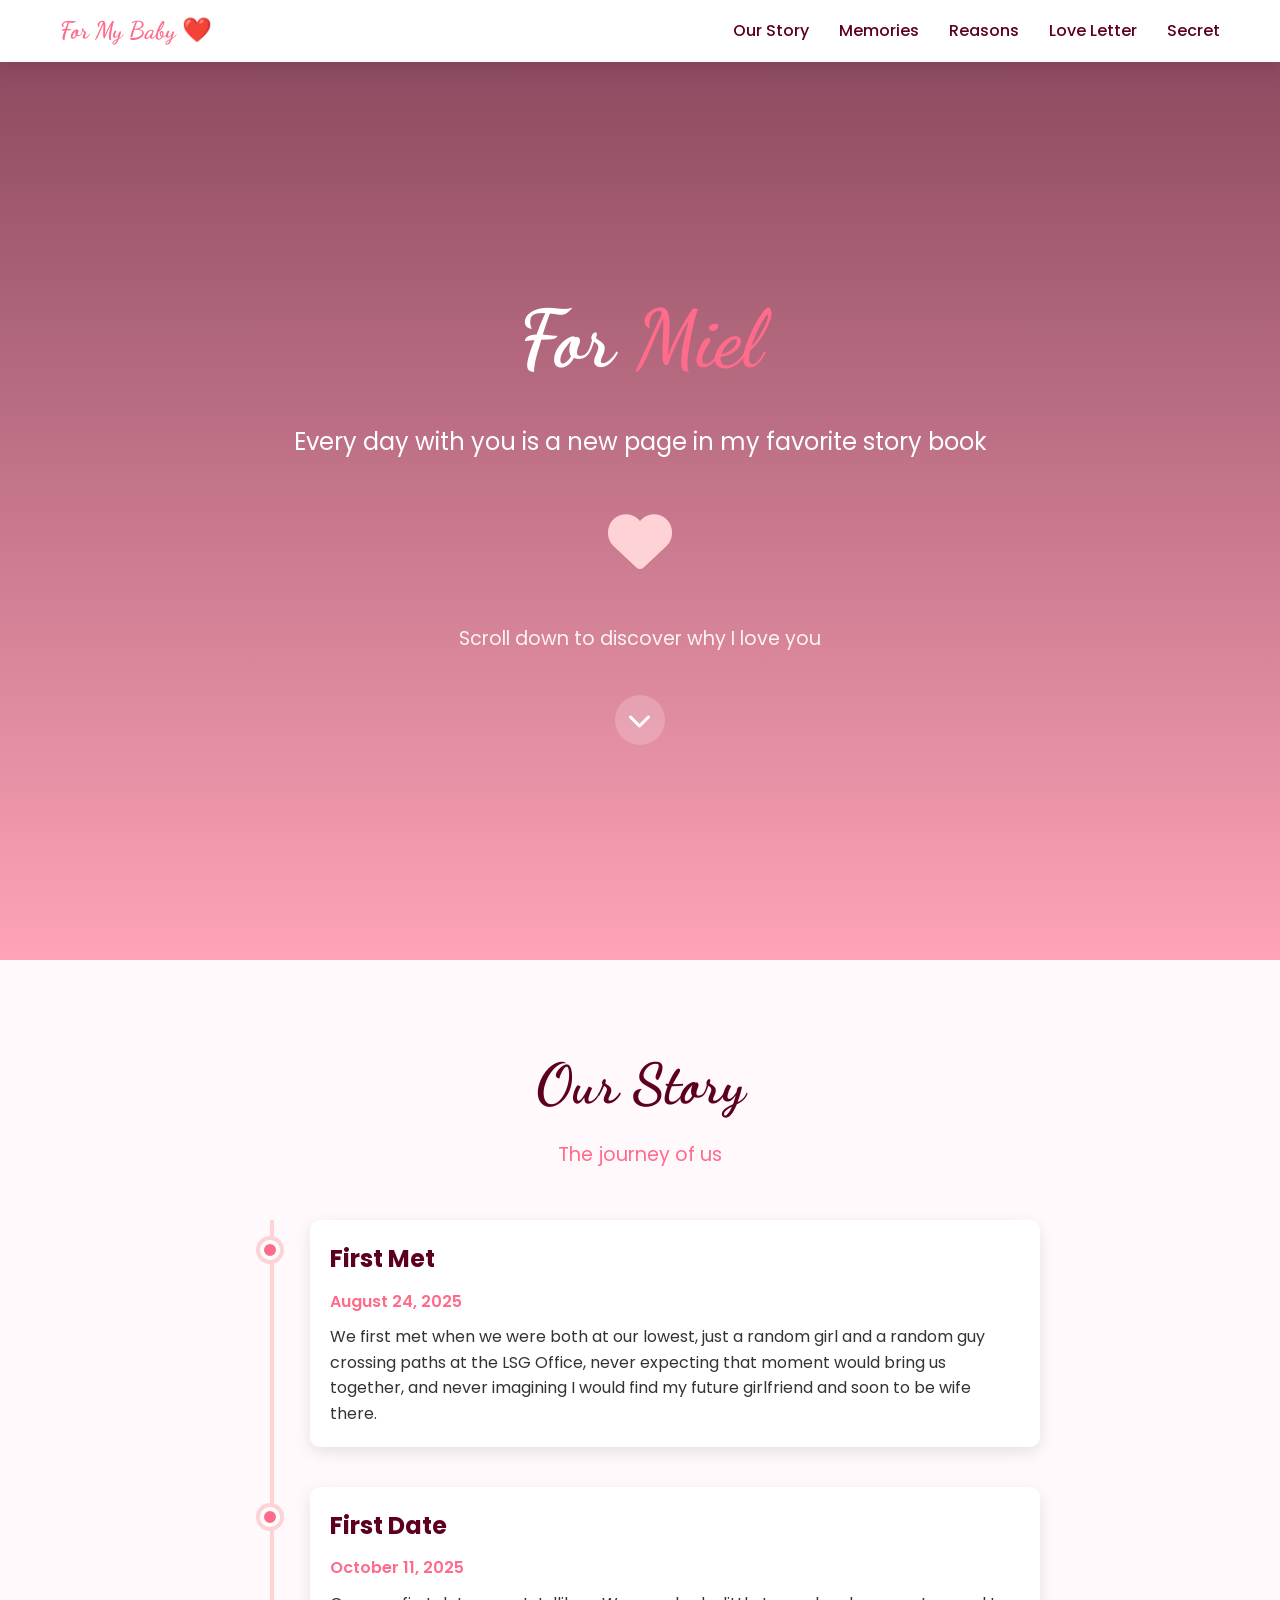
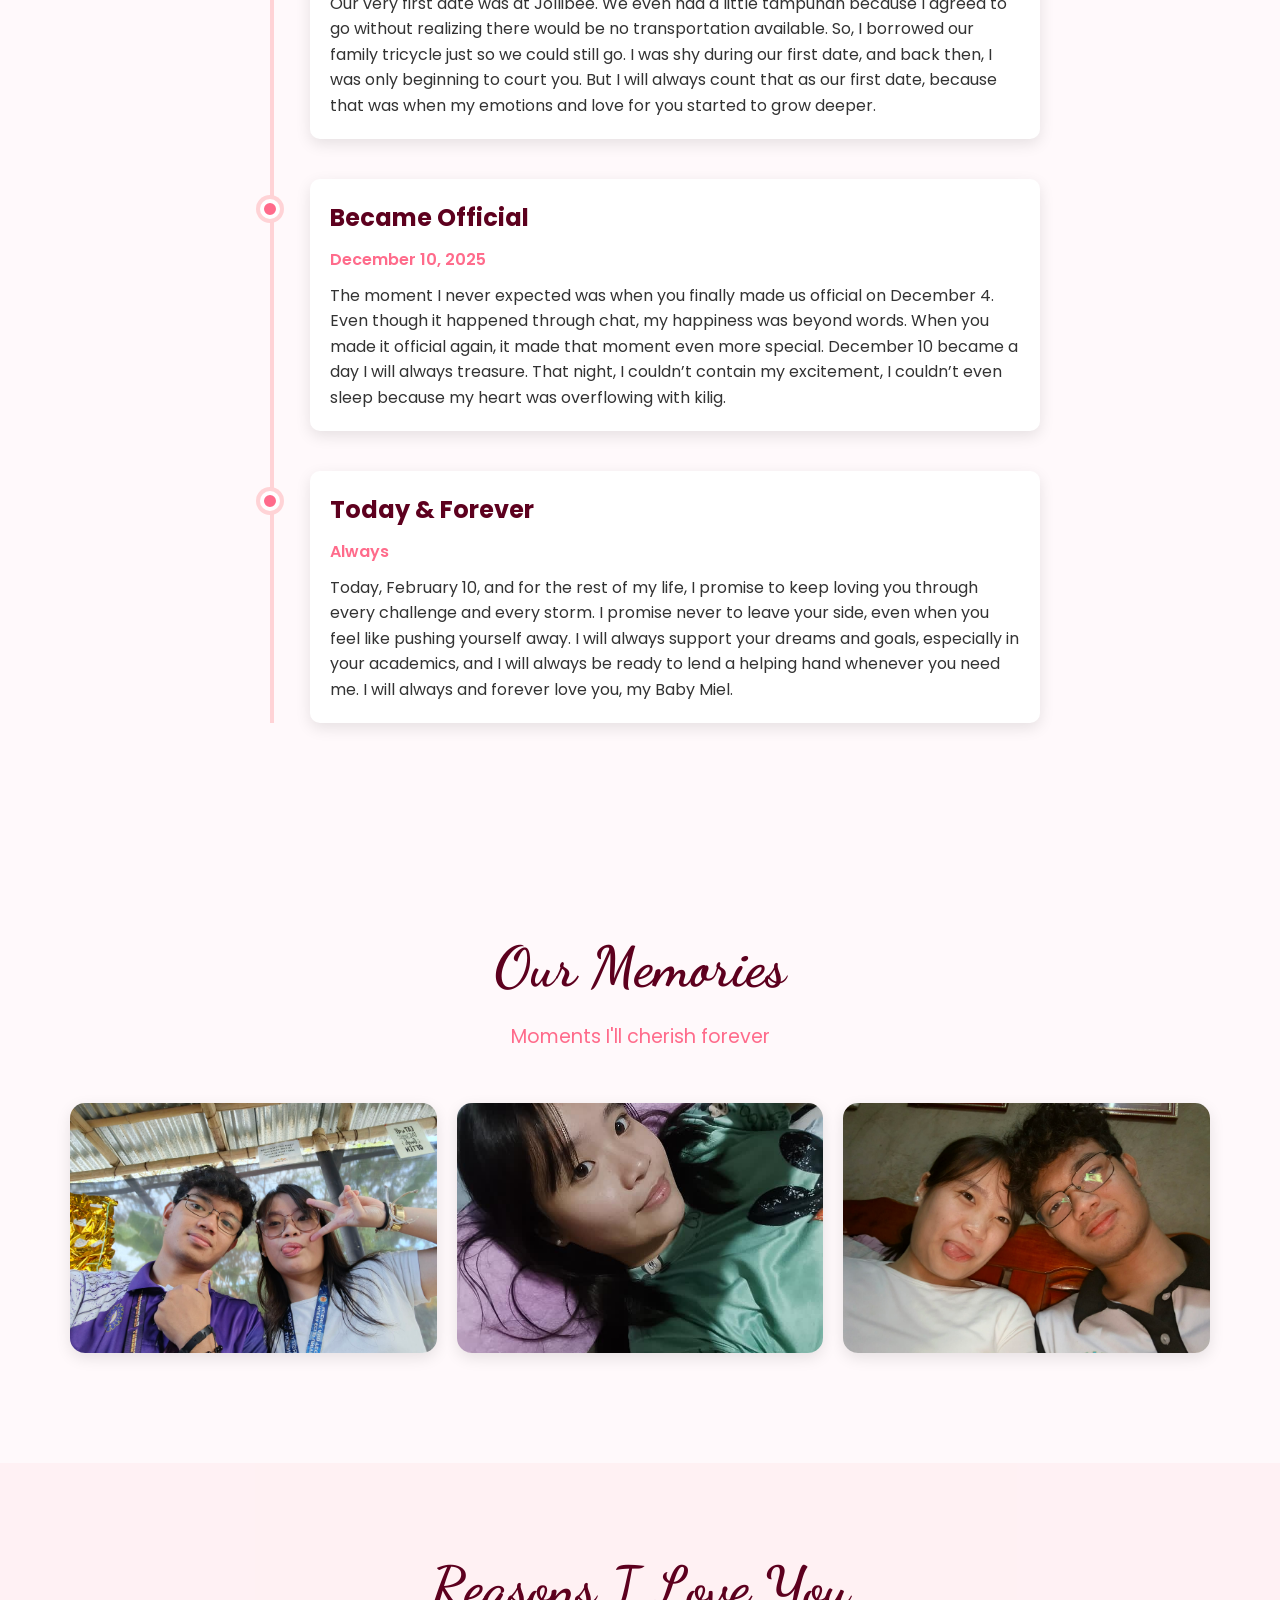
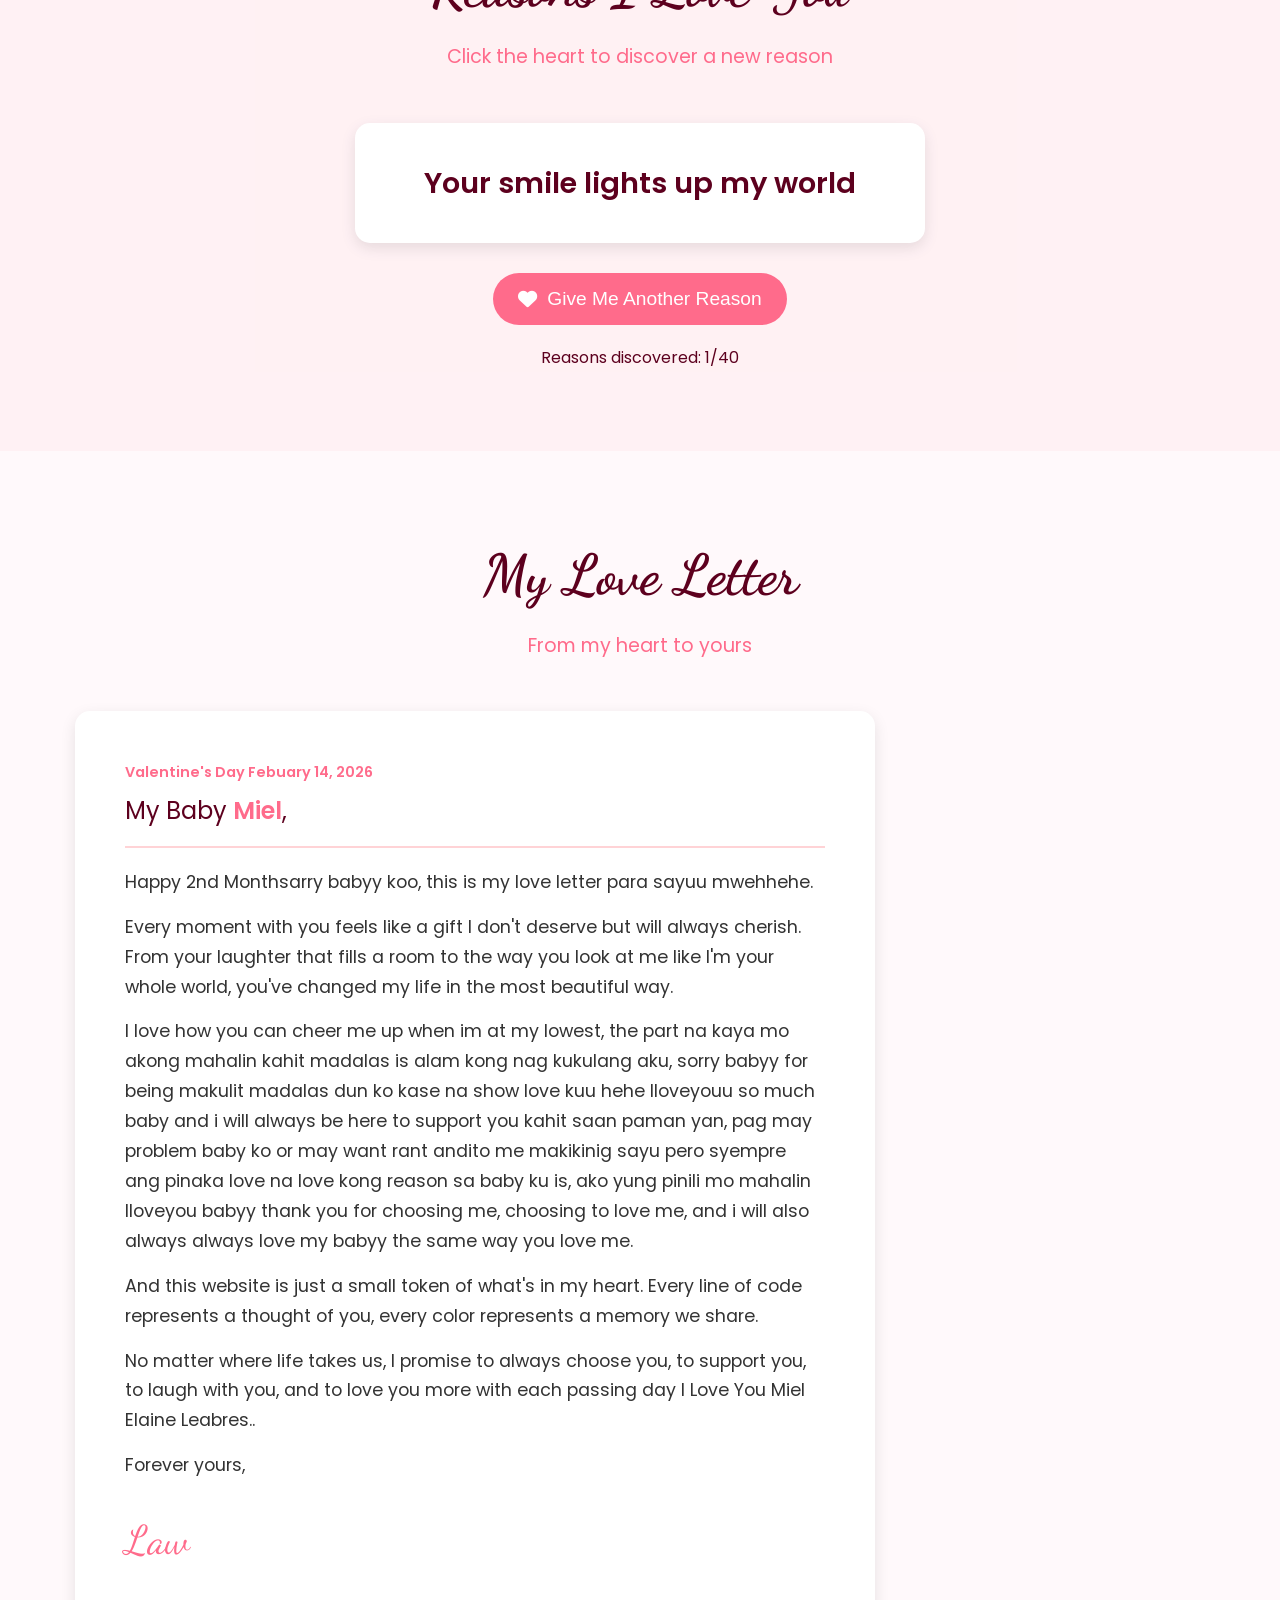
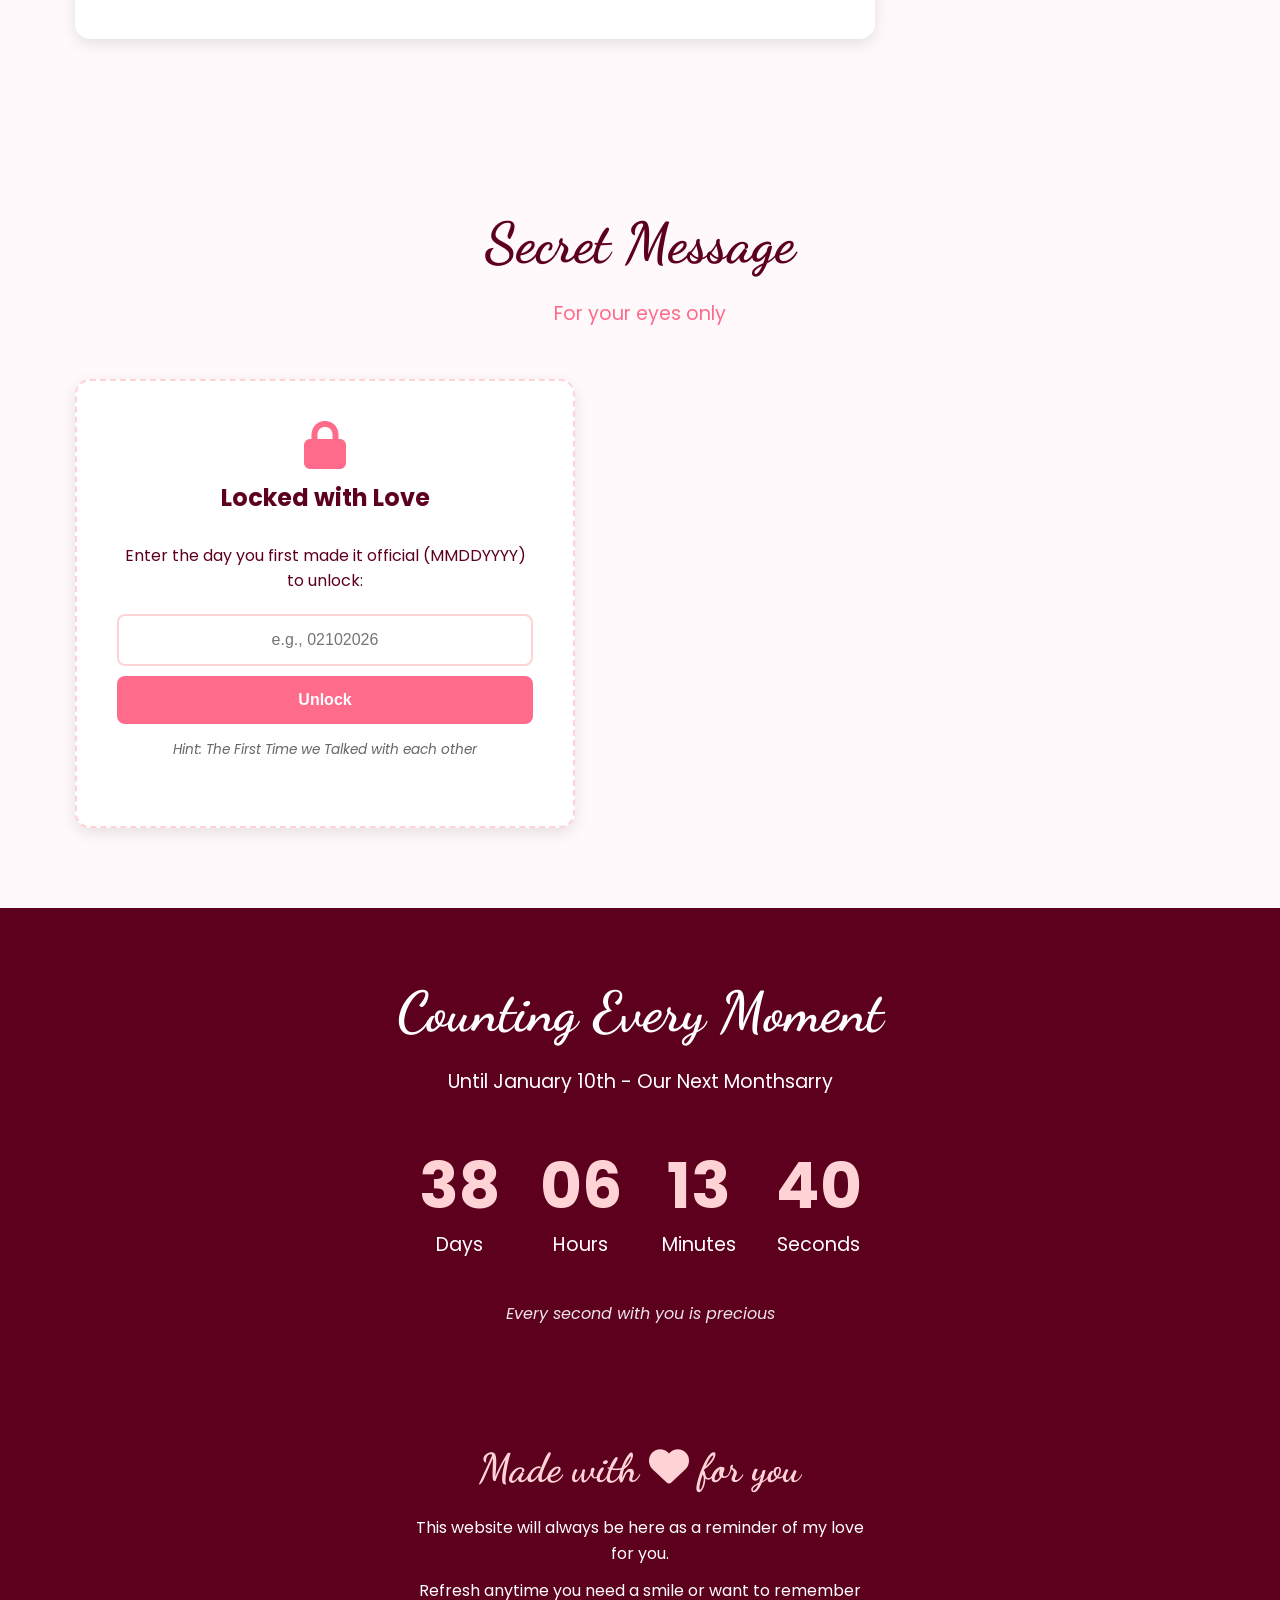
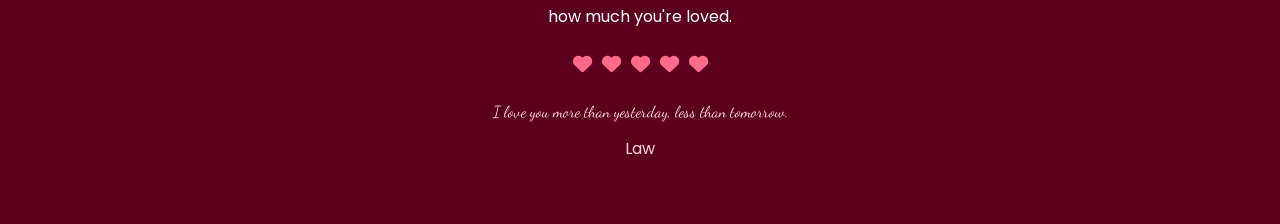
<file: index.html>
<!DOCTYPE html>
<html lang="en">
<head>
    <meta charset="UTF-8">
    <meta name="viewport" content="width=device-width, initial-scale=1.0">
    <title>For My Baby</title>
    <link rel="stylesheet" href="style.css">
    <link rel="stylesheet" href="https://cdnjs.cloudflare.com/ajax/libs/font-awesome/6.4.0/css/all.min.css">
    <link href="https://fonts.googleapis.com/css2?family=Dancing+Script:wght@700&family=Poppins:wght@300;400;600&display=swap" rel="stylesheet">
    <link rel="icon" type="image/x-icon" href="data:image/svg+xml,<svg xmlns=%22http://www.w3.org/2000/svg%22 viewBox=%220 0 100 100%22><text y=%22.9em%22 font-size=%2290%22>❤️</text></svg>">
</head>
<body>
    <!-- Navigation -->
    <nav class="navbar">
        <div class="container">
            <a href="#" class="logo">For My Baby ❤️</a>
            <div class="nav-links">
                <a href="#story">Our Story</a>
                <a href="#memories">Memories</a>
                <a href="#reasons">Reasons</a>
                <a href="#letter">Love Letter</a>
                <a href="#secret">Secret</a>
            </div>
        </div>
    </nav>

    <!-- Hero Section -->
    <section class="hero">
        <div class="container">
            <div class="hero-content">
                <h1 class="hero-title">For <span class="highlight" id="gf-name">Miel</span></h1>
                <p class="hero-subtitle">Every day with you is a new page in my favorite story book</p>
                <div class="heart-pulse">
                    <i class="fas fa-heart"></i>
                </div>
                <p class="hero-message">Scroll down to discover why I love you</p>
                <a href="#story" class="scroll-btn">
                    <i class="fas fa-chevron-down"></i>
                </a>
            </div>
        </div>
    </section>

    <!-- Our Story Timeline -->
    <section id="story" class="section story">
        <div class="container">
            <h2 class="section-title">Our Story</h2>
            <p class="section-subtitle">The journey of us</p>
            
            <div class="timeline">
                <div class="timeline-item">
                    <div class="timeline-content">
                        <h3>First Met</h3>
                        <p class="timeline-date">August 24, 2025</p>
                        <p>
                            We first met when we were both at our lowest, just a random girl and a random guy crossing paths at the LSG Office, never expecting
                            that moment would bring us together, and never imagining I would find my future girlfriend and soon to be wife there.
                        </p>
                    </div>
                    <div class="timeline-dot"></div>
                </div>
                
                <div class="timeline-item">
                    <div class="timeline-content">
                        <h3>First Date</h3>
                        <p class="timeline-date">October 11, 2025</p>
                        <p>
                            Our very first date was at Jollibee. We even had a little tampuhan because I agreed to go without realizing there would be no transportation available. So, I borrowed our family tricycle just so we could still go.
                            I was shy during our first date, and back then, I was only beginning to court you. But I will always count that as our first date, because that was when my emotions and love for you started to grow deeper.
                        </p>
                    </div>
                    <div class="timeline-dot"></div>
                </div>
                
                <div class="timeline-item">
                    <div class="timeline-content">
                        <h3>Became Official</h3>
                        <p class="timeline-date">December 10, 2025</p>
                        <p>The moment I never expected was when you finally made us official on December 4. Even though it happened through chat, my happiness was beyond words. When you made it official again,
                           it made that moment even more special. December 10 became a day I will always treasure. That night, I couldn’t contain my excitement, I couldn’t even sleep because my heart was overflowing with kilig.</p>
                    </div>
                    <div class="timeline-dot"></div>
                </div>
                
                <div class="timeline-item">
                    <div class="timeline-content">
                        <h3>Today & Forever</h3>
                        <p class="timeline-date">Always</p>
                        <p>Today, February 10, and for the rest of my life, I promise to keep loving you through every challenge and every storm. I promise never to leave your side, even when you feel like pushing yourself away. I will always support your dreams and goals,
                            especially in your academics, and I will always be ready to lend a helping hand whenever you need me. I will always and forever love you, my Baby Miel.</p>
                    </div>
                    <div class="timeline-dot"></div>
                </div>
            </div>
        </div>
    </section>

    <!-- Photo Gallery -->
    <section id="memories" class="section gallery">
        <div class="container">
            <h2 class="section-title">Our Memories</h2>
            <p class="section-subtitle">Moments I'll cherish forever</p>
            
            <div class="gallery-container">
                <div class="gallery-item">
                    <img src="pics/p1.jpg" alt="Memory 1">
                    <div class="gallery-overlay">
                        <p>Our first date as a couple</p>
                    </div>
                </div>
                
                <div class="gallery-item">
                    <img src="pics/p3.jpg" alt="Memory 2">
                    <div class="gallery-overlay">
                        <p>That beautiful smile I love</p>
                    </div>
                </div>
                
                <div class="gallery-item">
                    <img src="pics/p4.jpg" alt="Memory 3">
                    <div class="gallery-overlay">
                        <p>Just us, being us</p>
                    </div>
                </div>
            </div>
            
            <p class="gallery-note"></p>
        </div>
    </section>

    <!-- Reasons I Love You -->
    <section id="reasons" class="section reasons">
        <div class="container">
            <h2 class="section-title">Reasons I Love You</h2>
            <p class="section-subtitle">Click the heart to discover a new reason</p>
            
            <div class="reasons-container">
                <div class="reasons-display">
                    <div class="reason-card">
                        <p id="current-reason">Your smile lights up my world</p>
                    </div>
                </div>
                
                <button id="new-reason-btn" class="reason-btn">
                    <i class="fas fa-heart"></i>
                    <span>Give Me Another Reason</span>
                </button>
                
                <div class="reasons-counter">
                    <p>Reasons discovered: <span id="reason-count">1</span>/<span id="total-reasons">50</span></p>
                </div>
            </div>
        </div>
    </section>

    <!-- Love Letter -->
    <section id="letter" class="section letter">
        <div class="container">
            <h2 class="section-title">My Love Letter</h2>
            <p class="section-subtitle">From my heart to yours</p>
            
            <div class="letter-container">
                <div class="letter-content">
                    <div class="letter-header">
                        <p class="letter-date">Valentine's Day Febuary 14, <span id="current-year">2026</span></p>
                        <p class="letter-to">My Baby <span class="highlight">Miel</span>,</p>
                    </div>
                    
                    <div class="letter-body">
                        <p>Happy 2nd Monthsarry babyy koo, this is my love letter para sayuu mwehhehe.</p>
                        
                        <p>Every moment with you feels like a gift I don't deserve but will always cherish. 
                        From your laughter that fills a room to the way you look at me like I'm your whole world, 
                        you've changed my life in the most beautiful way.</p>
                        
                        <p>I love how you can cheer me up when im at my lowest, the part na kaya mo akong mahalin kahit
                            madalas is alam kong nag kukulang aku, sorry babyy for being makulit madalas
                            dun ko kase na show love kuu hehe Iloveyouu so much baby and i will always be here 
                            to support you kahit saan paman yan, pag may problem baby ko or may want rant andito me makikinig sayu
                            pero syempre ang pinaka love na love kong reason sa baby ku is, ako yung pinili mo mahalin Iloveyou babyy
                            thank you for choosing me, choosing to love me, and i will also always always love my babyy the same way you love me.
                            </p>
                        
                        <p>And this website is just a small token of what's in my heart. Every line of code represents 
                        a thought of you, every color represents a memory we share.</p>
                        
                        <p>No matter where life takes us, I promise to always choose you, to support you, 
                        to laugh with you, and to love you more with each passing day I Love You Miel Elaine Leabres..</p>
                        
                        <p>Forever yours,</p>
                        <p class="signature">Law</p>
                    </div>
                </div>
            </div>
        </div>
    </section>

    <!-- Secret Message -->
    <section id="secret" class="section secret">
        <div class="container">
            <h2 class="section-title">Secret Message</h2>
            <p class="section-subtitle">For your eyes only</p>
            
            <div class="secret-container">
                <div class="secret-box locked">
                    <div class="secret-header">
                        <i class="fas fa-lock"></i>
                        <h3>Locked with Love</h3>
                    </div>
                    
                    <p class="secret-instruction">Enter the day you first made it official (MMDDYYYY) to unlock:</p>
                    
                    <div class="secret-input">
                        <input type="password" id="secret-password" placeholder="e.g., 02102026" maxlength="8">
                        <button id="unlock-btn">Unlock</button>
                    </div>
                    
                    <p class="secret-hint">Hint: The First Time we Talked with each other</p>
                    
                    <div id="secret-message" class="secret-message hidden">
                        <h3>My Promise to You</h3>
                        <p>I will always love you and never hurt you.</p>
                        <p>Soon in the future, punta tayo sa mga countries na want mu baby
                           that is may promise to you.</p>
                        <p>And lastly this isn't a promise but a question, but Will you be my Valentine babyy.</p>
                        <div class="secret-footer">
                            <i class="fas fa-heart"></i>
                        </div>
                    </div>
                </div>
            </div>
        </div>
    </section>

    <!-- Countdown -->
    <section class="section countdown">
        <div class="container">
            <h2 class="section-title">Counting Every Moment</h2>
            <p class="section-subtitle">Until our next monthsarry</p>
            
            <div class="countdown-container">
                <div class="countdown-item">
                    <span id="days">365</span>
                    <p>Days</p>
                </div>
                <div class="countdown-item">
                    <span id="hours">23</span>
                    <p>Hours</p>
                </div>
                <div class="countdown-item">
                    <span id="minutes">59</span>
                    <p>Minutes</p>
                </div>
                <div class="countdown-item">
                    <span id="seconds">59</span>
                    <p>Seconds</p>
                </div>
            </div>
            
            <p class="countdown-note">Every second with you is precious</p>
        </div>
    </section>

    <!-- Footer -->
    <footer class="footer">
        <div class="container">
            <div class="footer-content">
                <h3>Made with <i class="fas fa-heart"></i> for you</h3>
                <p>This website will always be here as a reminder of my love for you.</p>
                <p>Refresh anytime you need a smile or want to remember how much you're loved.</p>
                
                <div class="footer-hearts">
                    <i class="fas fa-heart"></i>
                    <i class="fas fa-heart"></i>
                    <i class="fas fa-heart"></i>
                    <i class="fas fa-heart"></i>
                    <i class="fas fa-heart"></i>
                </div>
                
                <p class="footer-love">I love you more than yesterday, less than tomorrow.</p>
                <p class="footer-signature">Forever yours, [Your Name]</p>
            </div>
        </div>
    </footer>

    <script src="script.js"></script>
</body>

</html>
</file>
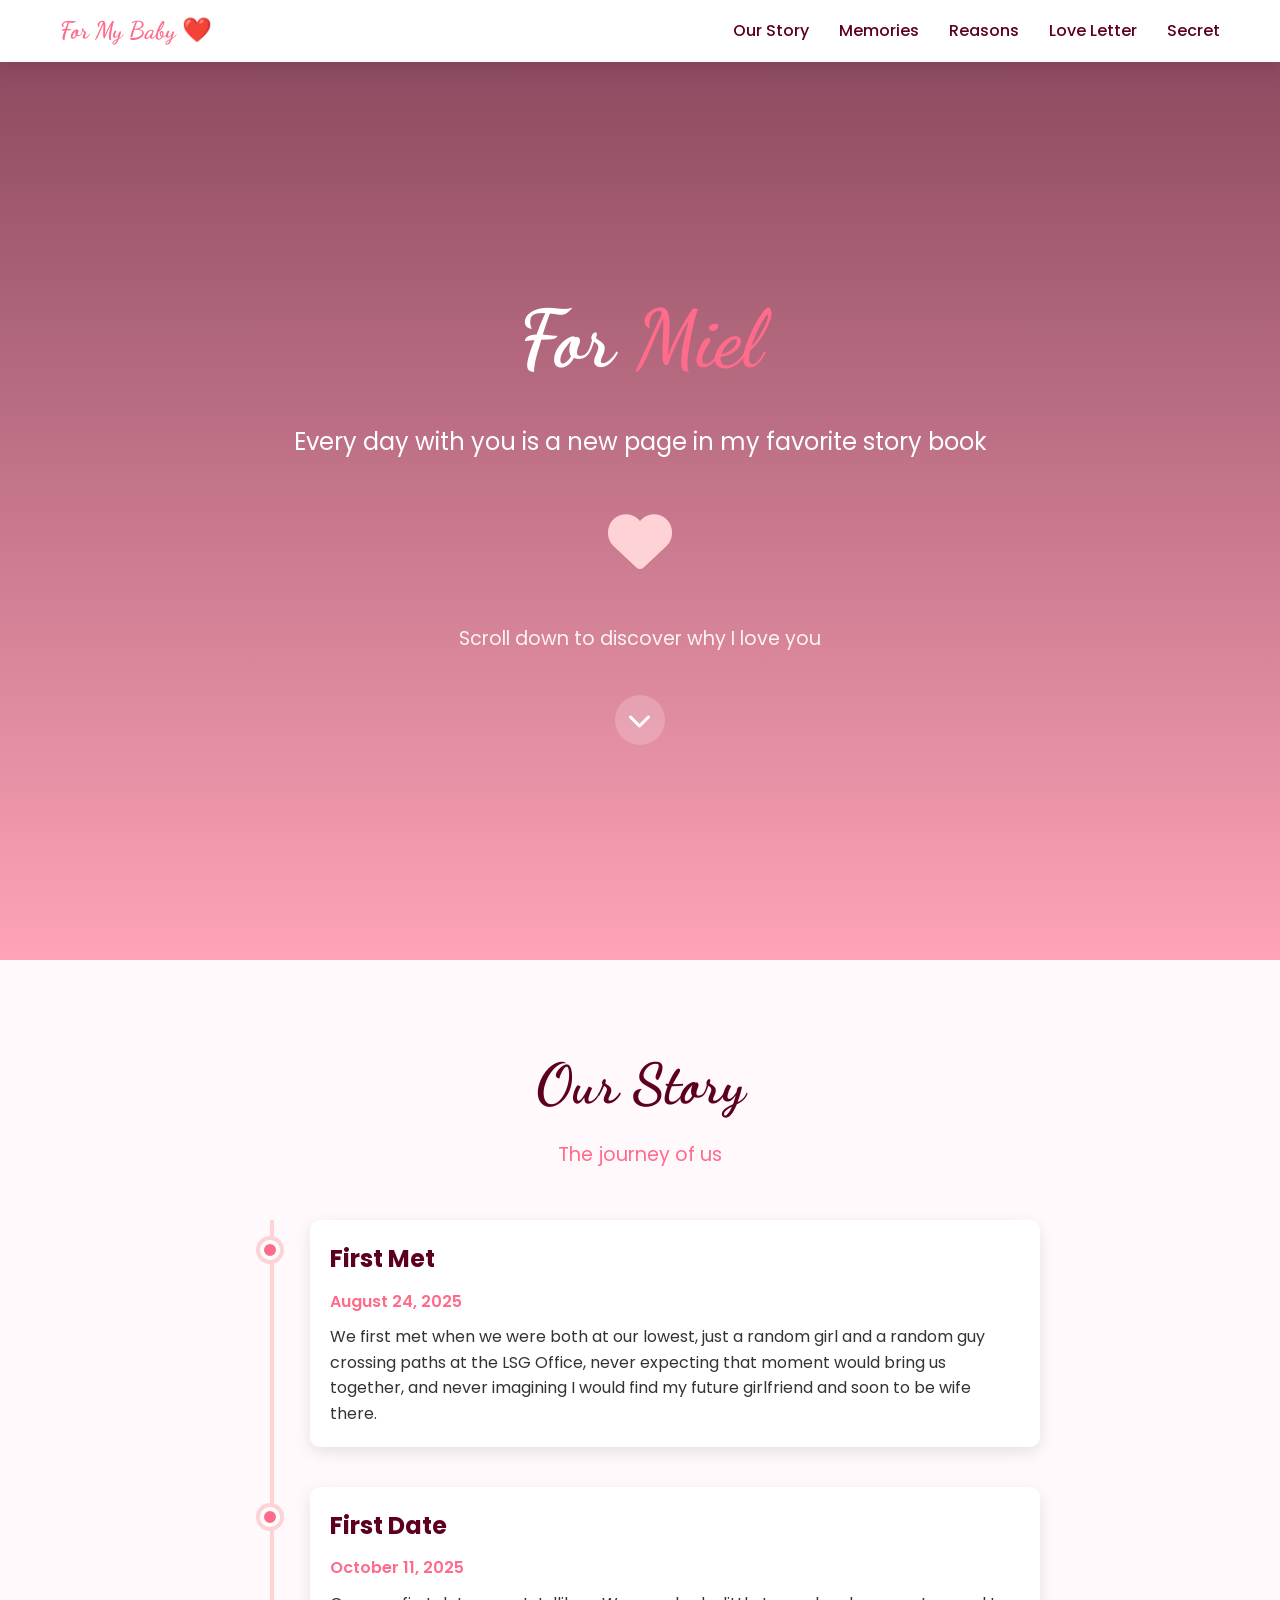
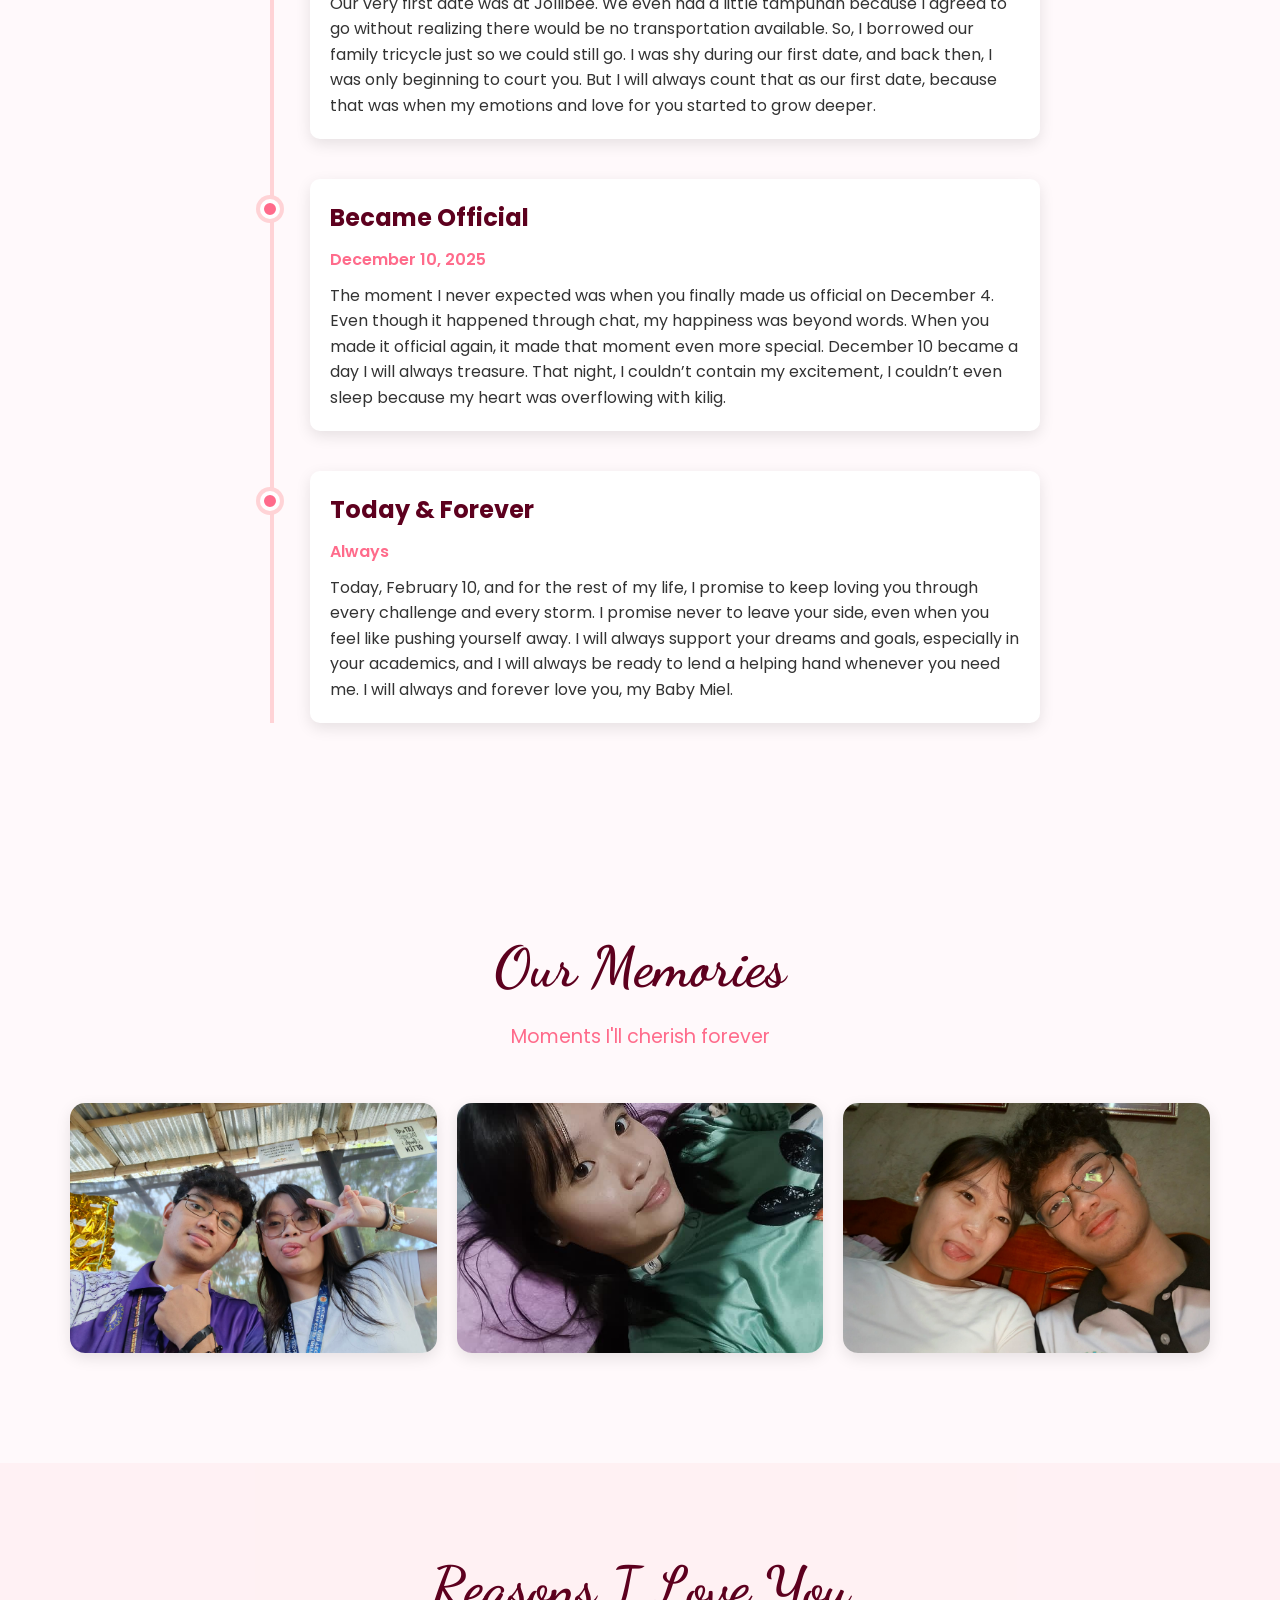
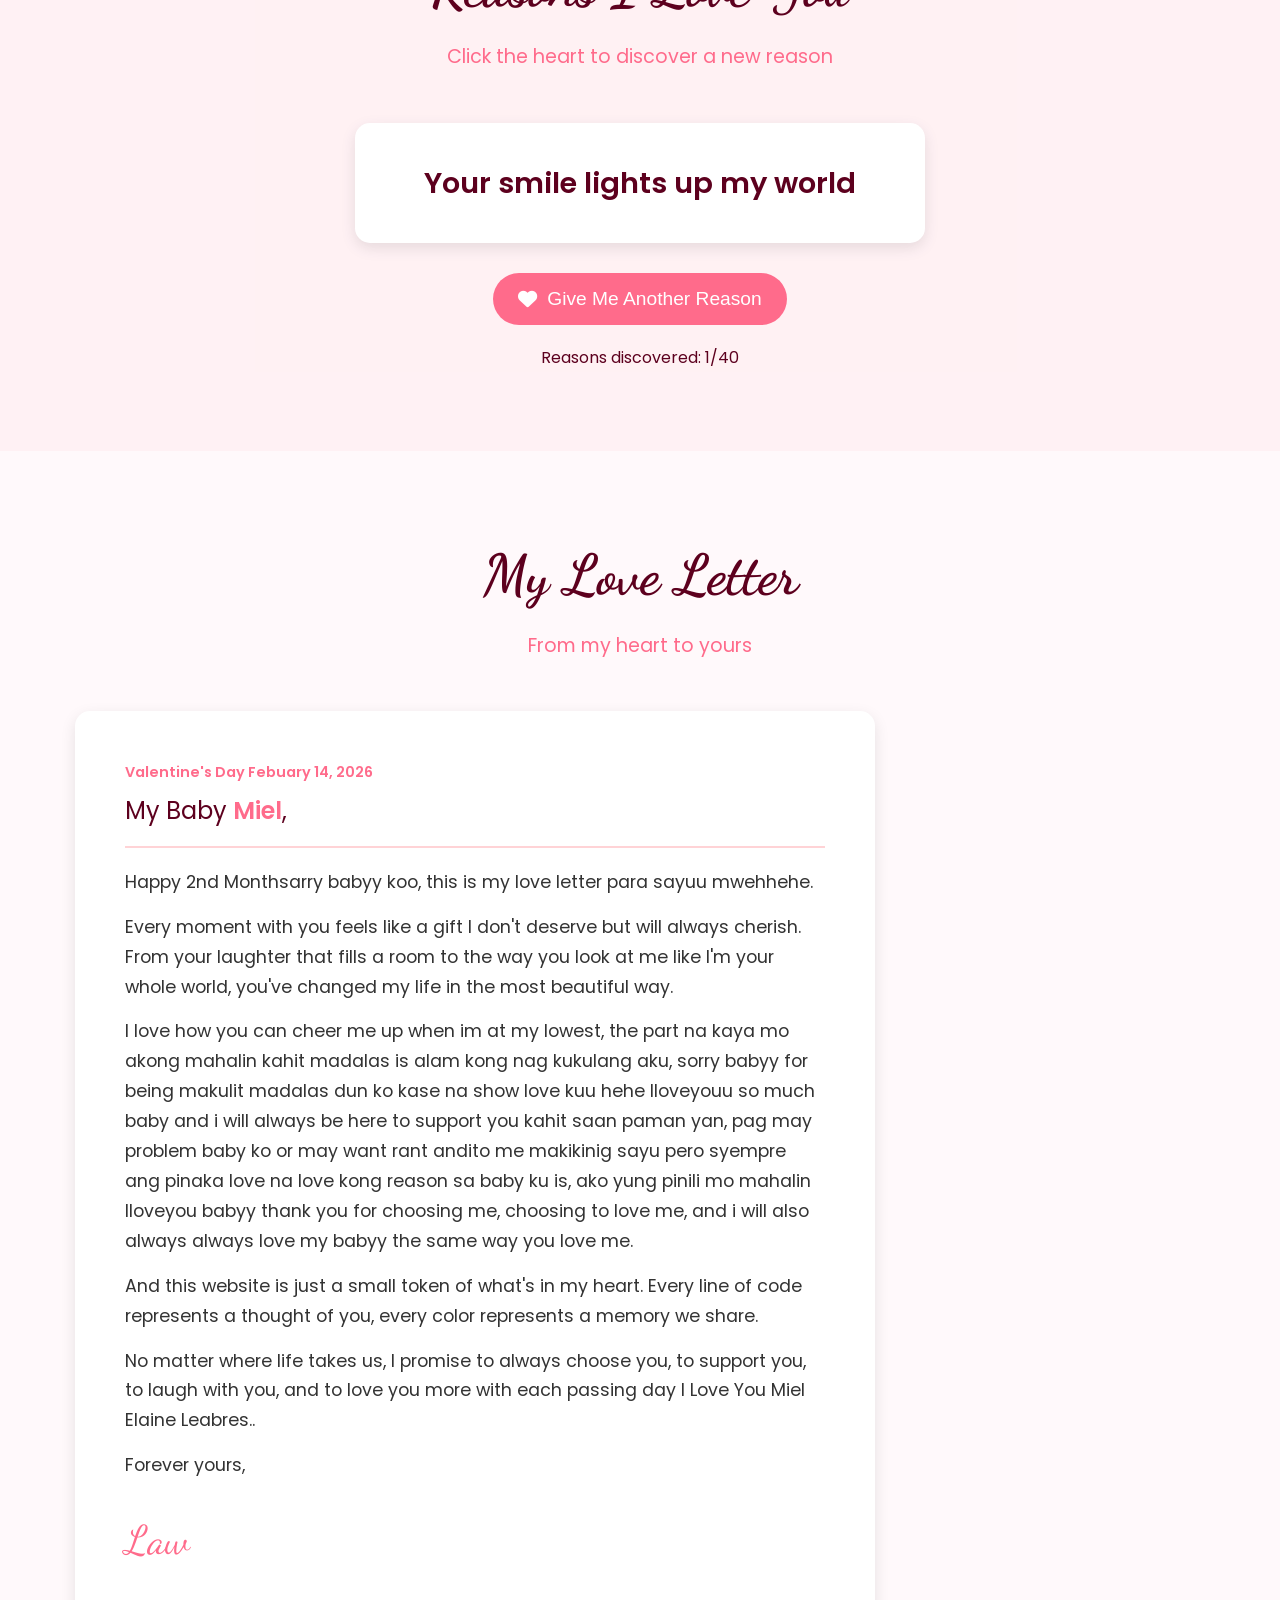
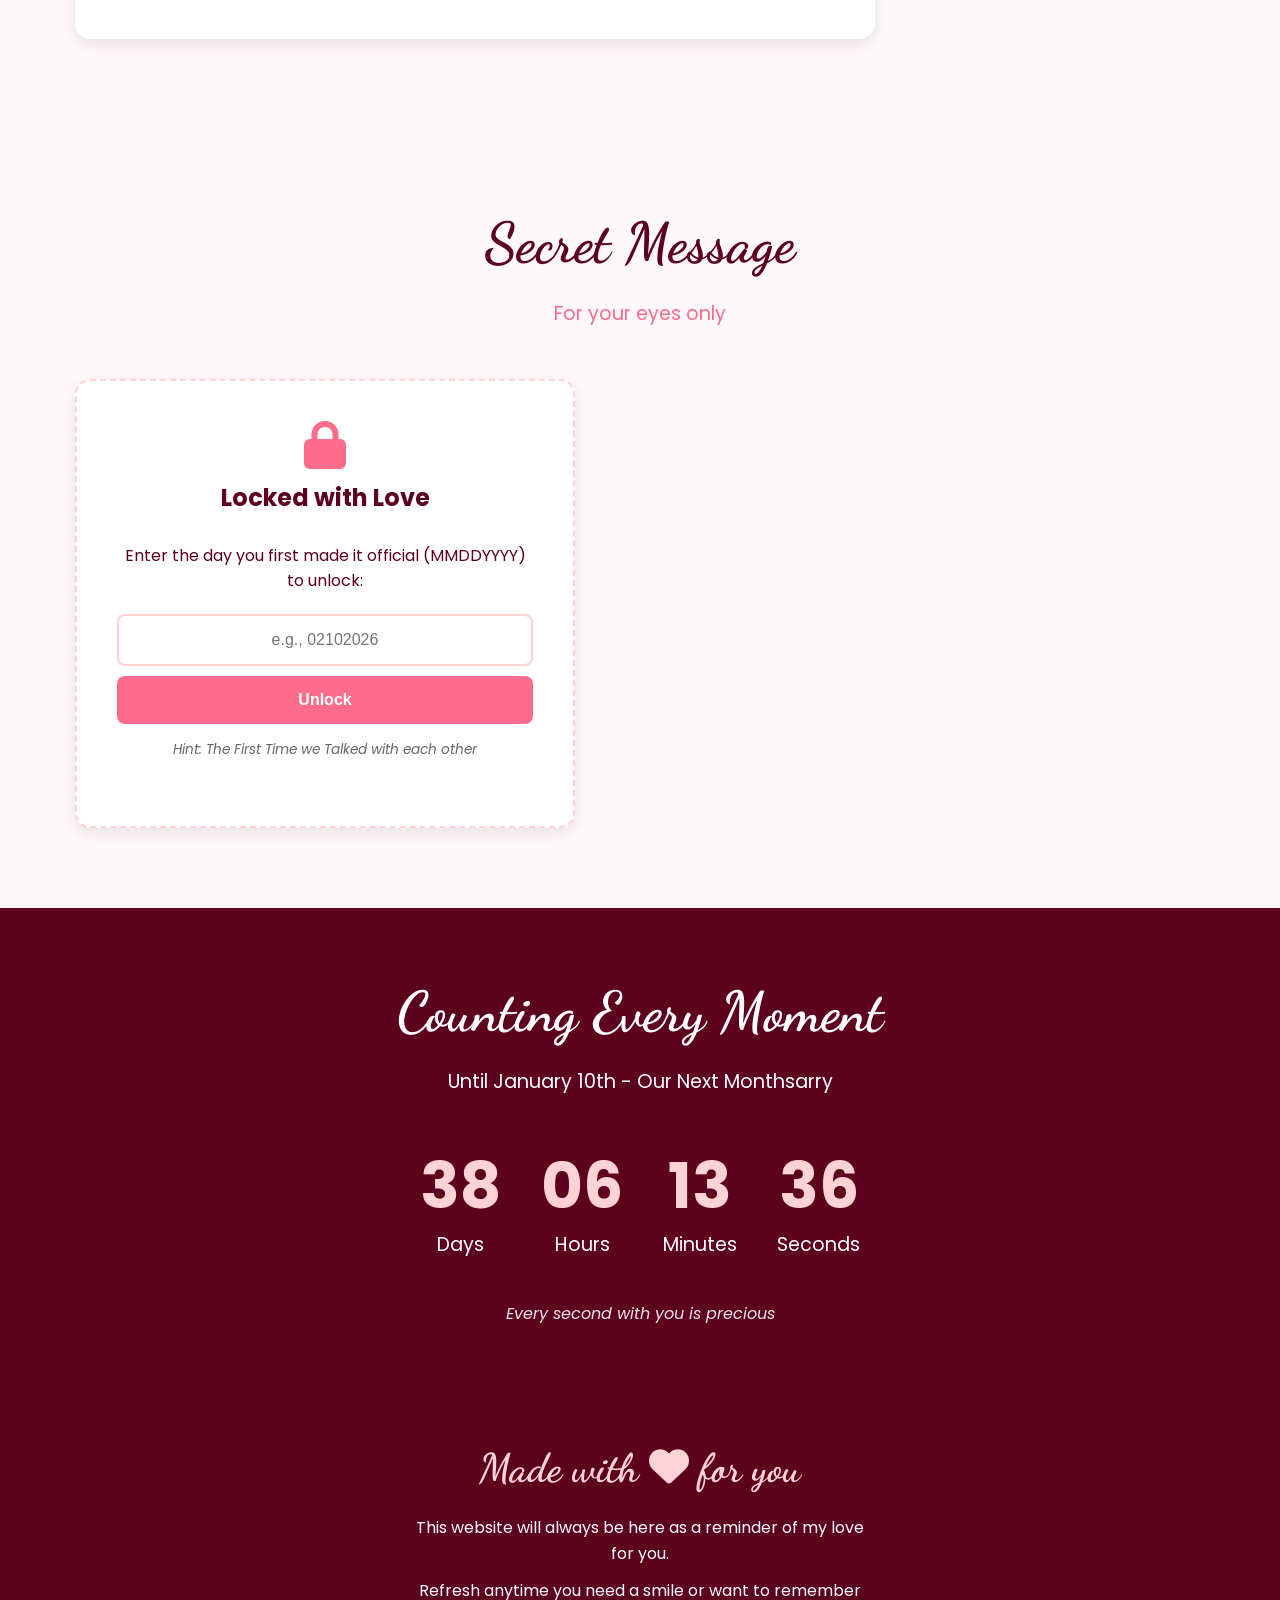
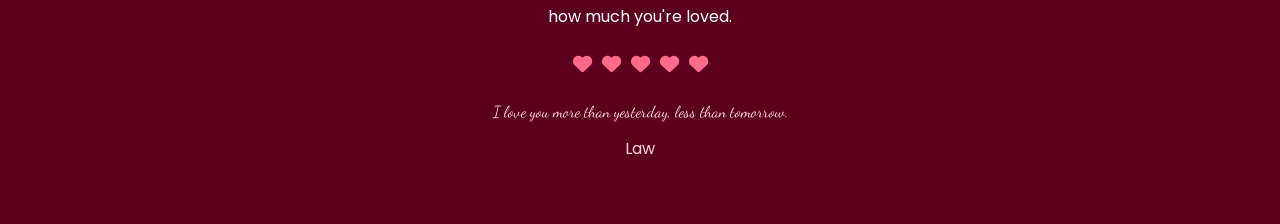
<file: ily.html>
<!DOCTYPE html>
<html lang="en">
<head>
    <meta charset="UTF-8">
    <meta name="viewport" content="width=device-width, initial-scale=1.0">
    <title>For My Baby</title>
    <link rel="stylesheet" href="style.css">
    <link rel="stylesheet" href="https://cdnjs.cloudflare.com/ajax/libs/font-awesome/6.4.0/css/all.min.css">
    <link href="https://fonts.googleapis.com/css2?family=Dancing+Script:wght@700&family=Poppins:wght@300;400;600&display=swap" rel="stylesheet">
    <link rel="icon" type="image/x-icon" href="data:image/svg+xml,<svg xmlns=%22http://www.w3.org/2000/svg%22 viewBox=%220 0 100 100%22><text y=%22.9em%22 font-size=%2290%22>❤️</text></svg>">
</head>
<body>
    <!-- Navigation -->
    <nav class="navbar">
        <div class="container">
            <a href="#" class="logo">For My Baby ❤️</a>
            <div class="nav-links">
                <a href="#story">Our Story</a>
                <a href="#memories">Memories</a>
                <a href="#reasons">Reasons</a>
                <a href="#letter">Love Letter</a>
                <a href="#secret">Secret</a>
            </div>
        </div>
    </nav>

    <!-- Hero Section -->
    <section class="hero">
        <div class="container">
            <div class="hero-content">
                <h1 class="hero-title">For <span class="highlight" id="gf-name">Miel</span></h1>
                <p class="hero-subtitle">Every day with you is a new page in my favorite story book</p>
                <div class="heart-pulse">
                    <i class="fas fa-heart"></i>
                </div>
                <p class="hero-message">Scroll down to discover why I love you</p>
                <a href="#story" class="scroll-btn">
                    <i class="fas fa-chevron-down"></i>
                </a>
            </div>
        </div>
    </section>

    <!-- Our Story Timeline -->
    <section id="story" class="section story">
        <div class="container">
            <h2 class="section-title">Our Story</h2>
            <p class="section-subtitle">The journey of us</p>
            
            <div class="timeline">
                <div class="timeline-item">
                    <div class="timeline-content">
                        <h3>First Met</h3>
                        <p class="timeline-date">August 24, 2025</p>
                        <p>
                            We first met when we were both at our lowest, just a random girl and a random guy crossing paths at the LSG Office, never expecting
                            that moment would bring us together, and never imagining I would find my future girlfriend and soon to be wife there.
                        </p>
                    </div>
                    <div class="timeline-dot"></div>
                </div>
                
                <div class="timeline-item">
                    <div class="timeline-content">
                        <h3>First Date</h3>
                        <p class="timeline-date">October 11, 2025</p>
                        <p>
                            Our very first date was at Jollibee. We even had a little tampuhan because I agreed to go without realizing there would be no transportation available. So, I borrowed our family tricycle just so we could still go.
                            I was shy during our first date, and back then, I was only beginning to court you. But I will always count that as our first date, because that was when my emotions and love for you started to grow deeper.
                        </p>
                    </div>
                    <div class="timeline-dot"></div>
                </div>
                
                <div class="timeline-item">
                    <div class="timeline-content">
                        <h3>Became Official</h3>
                        <p class="timeline-date">December 10, 2025</p>
                        <p>The moment I never expected was when you finally made us official on December 4. Even though it happened through chat, my happiness was beyond words. When you made it official again,
                           it made that moment even more special. December 10 became a day I will always treasure. That night, I couldn’t contain my excitement, I couldn’t even sleep because my heart was overflowing with kilig.</p>
                    </div>
                    <div class="timeline-dot"></div>
                </div>
                
                <div class="timeline-item">
                    <div class="timeline-content">
                        <h3>Today & Forever</h3>
                        <p class="timeline-date">Always</p>
                        <p>Today, February 10, and for the rest of my life, I promise to keep loving you through every challenge and every storm. I promise never to leave your side, even when you feel like pushing yourself away. I will always support your dreams and goals,
                            especially in your academics, and I will always be ready to lend a helping hand whenever you need me. I will always and forever love you, my Baby Miel.</p>
                    </div>
                    <div class="timeline-dot"></div>
                </div>
            </div>
        </div>
    </section>

    <!-- Photo Gallery -->
    <section id="memories" class="section gallery">
        <div class="container">
            <h2 class="section-title">Our Memories</h2>
            <p class="section-subtitle">Moments I'll cherish forever</p>
            
            <div class="gallery-container">
                <div class="gallery-item">
                    <img src="pics/p1.jpg" alt="Memory 1">
                    <div class="gallery-overlay">
                        <p>Our first date as a couple</p>
                    </div>
                </div>
                
                <div class="gallery-item">
                    <img src="pics/p3.jpg" alt="Memory 2">
                    <div class="gallery-overlay">
                        <p>That beautiful smile I love</p>
                    </div>
                </div>
                
                <div class="gallery-item">
                    <img src="pics/p4.jpg" alt="Memory 3">
                    <div class="gallery-overlay">
                        <p>Just us, being us</p>
                    </div>
                </div>
            </div>
            
            <p class="gallery-note"></p>
        </div>
    </section>

    <!-- Reasons I Love You -->
    <section id="reasons" class="section reasons">
        <div class="container">
            <h2 class="section-title">Reasons I Love You</h2>
            <p class="section-subtitle">Click the heart to discover a new reason</p>
            
            <div class="reasons-container">
                <div class="reasons-display">
                    <div class="reason-card">
                        <p id="current-reason">Your smile lights up my world</p>
                    </div>
                </div>
                
                <button id="new-reason-btn" class="reason-btn">
                    <i class="fas fa-heart"></i>
                    <span>Give Me Another Reason</span>
                </button>
                
                <div class="reasons-counter">
                    <p>Reasons discovered: <span id="reason-count">1</span>/<span id="total-reasons">50</span></p>
                </div>
            </div>
        </div>
    </section>

    <!-- Love Letter -->
    <section id="letter" class="section letter">
        <div class="container">
            <h2 class="section-title">My Love Letter</h2>
            <p class="section-subtitle">From my heart to yours</p>
            
            <div class="letter-container">
                <div class="letter-content">
                    <div class="letter-header">
                        <p class="letter-date">Valentine's Day Febuary 14, <span id="current-year">2026</span></p>
                        <p class="letter-to">My Baby <span class="highlight">Miel</span>,</p>
                    </div>
                    
                    <div class="letter-body">
                        <p>Happy 2nd Monthsarry babyy koo, this is my love letter para sayuu mwehhehe.</p>
                        
                        <p>Every moment with you feels like a gift I don't deserve but will always cherish. 
                        From your laughter that fills a room to the way you look at me like I'm your whole world, 
                        you've changed my life in the most beautiful way.</p>
                        
                        <p>I love how you can cheer me up when im at my lowest, the part na kaya mo akong mahalin kahit
                            madalas is alam kong nag kukulang aku, sorry babyy for being makulit madalas
                            dun ko kase na show love kuu hehe Iloveyouu so much baby and i will always be here 
                            to support you kahit saan paman yan, pag may problem baby ko or may want rant andito me makikinig sayu
                            pero syempre ang pinaka love na love kong reason sa baby ku is, ako yung pinili mo mahalin Iloveyou babyy
                            thank you for choosing me, choosing to love me, and i will also always always love my babyy the same way you love me.
                            </p>
                        
                        <p>And this website is just a small token of what's in my heart. Every line of code represents 
                        a thought of you, every color represents a memory we share.</p>
                        
                        <p>No matter where life takes us, I promise to always choose you, to support you, 
                        to laugh with you, and to love you more with each passing day I Love You Miel Elaine Leabres..</p>
                        
                        <p>Forever yours,</p>
                        <p class="signature">Law</p>
                    </div>
                </div>
            </div>
        </div>
    </section>

    <!-- Secret Message -->
    <section id="secret" class="section secret">
        <div class="container">
            <h2 class="section-title">Secret Message</h2>
            <p class="section-subtitle">For your eyes only</p>
            
            <div class="secret-container">
                <div class="secret-box locked">
                    <div class="secret-header">
                        <i class="fas fa-lock"></i>
                        <h3>Locked with Love</h3>
                    </div>
                    
                    <p class="secret-instruction">Enter the day you first made it official (MMDDYYYY) to unlock:</p>
                    
                    <div class="secret-input">
                        <input type="password" id="secret-password" placeholder="e.g., 02102026" maxlength="8">
                        <button id="unlock-btn">Unlock</button>
                    </div>
                    
                    <p class="secret-hint">Hint: The First Time we Talked with each other</p>
                    
                    <div id="secret-message" class="secret-message hidden">
                        <h3>My Promise to You</h3>
                        <p>I will always love you and never hurt you.</p>
                        <p>Soon in the future, punta tayo sa mga countries na want mu baby
                           that is may promise to you.</p>
                        <p>And lastly this isn't a promise but a question, but Will you be my Valentine babyy.</p>
                        <div class="secret-footer">
                            <i class="fas fa-heart"></i>
                        </div>
                    </div>
                </div>
            </div>
        </div>
    </section>

    <!-- Countdown -->
    <section class="section countdown">
        <div class="container">
            <h2 class="section-title">Counting Every Moment</h2>
            <p class="section-subtitle">Until our next monthsarry</p>
            
            <div class="countdown-container">
                <div class="countdown-item">
                    <span id="days">365</span>
                    <p>Days</p>
                </div>
                <div class="countdown-item">
                    <span id="hours">23</span>
                    <p>Hours</p>
                </div>
                <div class="countdown-item">
                    <span id="minutes">59</span>
                    <p>Minutes</p>
                </div>
                <div class="countdown-item">
                    <span id="seconds">59</span>
                    <p>Seconds</p>
                </div>
            </div>
            
            <p class="countdown-note">Every second with you is precious</p>
        </div>
    </section>

    <!-- Footer -->
    <footer class="footer">
        <div class="container">
            <div class="footer-content">
                <h3>Made with <i class="fas fa-heart"></i> for you</h3>
                <p>This website will always be here as a reminder of my love for you.</p>
                <p>Refresh anytime you need a smile or want to remember how much you're loved.</p>
                
                <div class="footer-hearts">
                    <i class="fas fa-heart"></i>
                    <i class="fas fa-heart"></i>
                    <i class="fas fa-heart"></i>
                    <i class="fas fa-heart"></i>
                    <i class="fas fa-heart"></i>
                </div>
                
                <p class="footer-love">I love you more than yesterday, less than tomorrow.</p>
                <p class="footer-signature">Forever yours, [Your Name]</p>
            </div>
        </div>
    </footer>

    <script src="script.js"></script>
</body>
</html>
</file>
<file: style.css>
/* CSS for Valentine's Website - FULLY RESPONSIVE */

/* Variables & Base Styles */
:root {
    --primary: #ff6b8b;
    --secondary: #ff8e9e;
    --accent: #ffd3d6;
    --dark: #5d001e;
    --light: #fff9fb;
    --shadow: 0 5px 15px rgba(0, 0, 0, 0.1);
    --transition: all 0.3s ease;
}

* {
    margin: 0;
    padding: 0;
    box-sizing: border-box;
}

html {
    scroll-behavior: smooth;
    scroll-padding-top: 70px; /* Prevents content from hiding under fixed navbar */
}

body {
    font-family: 'Poppins', sans-serif;
    background-color: var(--light);
    color: #333;
    line-height: 1.6;
    overflow-x: hidden;
}

.container {
    max-width: 1200px;
    margin: 0 auto;
    padding: 0 20px;
}

.section {
    padding: 80px 0;
}

.section-title {
    font-family: 'Dancing Script', cursive;
    font-size: 3.5rem;
    color: var(--dark);
    text-align: center;
    margin-bottom: 10px;
}

.section-subtitle {
    text-align: center;
    color: var(--primary);
    margin-bottom: 50px;
    font-size: 1.2rem;
}

.highlight {
    color: var(--primary);
    font-weight: 600;
}

/* Navigation - Mobile First */
.navbar {
    position: fixed;
    top: 0;
    width: 100%;
    background-color: rgba(255, 255, 255, 0.98);
    box-shadow: var(--shadow);
    z-index: 1000;
    padding: 12px 0;
    backdrop-filter: blur(10px);
}

.navbar .container {
    display: flex;
    justify-content: space-between;
    align-items: center;
    position: relative;
}

.logo {
    font-family: 'Dancing Script', cursive;
    font-size: 1.5rem;
    color: var(--primary);
    text-decoration: none;
    font-weight: 700;
    z-index: 1001;
}

/* Hamburger Menu */
.menu-toggle {
    display: none;
    flex-direction: column;
    justify-content: space-between;
    width: 30px;
    height: 21px;
    cursor: pointer;
    z-index: 1001;
}

.menu-toggle span {
    display: block;
    width: 100%;
    height: 3px;
    background-color: var(--primary);
    border-radius: 3px;
    transition: var(--transition);
}

.menu-toggle.active span:nth-child(1) {
    transform: translateY(9px) rotate(45deg);
}

.menu-toggle.active span:nth-child(2) {
    opacity: 0;
}

.menu-toggle.active span:nth-child(3) {
    transform: translateY(-9px) rotate(-45deg);
}

.nav-links {
    display: flex;
    gap: 30px;
    transition: var(--transition);
}

.nav-links a {
    color: var(--dark);
    text-decoration: none;
    font-weight: 500;
    transition: var(--transition);
    position: relative;
    font-size: 1rem;
    white-space: nowrap;
}

.nav-links a:hover {
    color: var(--primary);
}

.nav-links a::after {
    content: '';
    position: absolute;
    bottom: -5px;
    left: 0;
    width: 0;
    height: 2px;
    background-color: var(--primary);
    transition: var(--transition);
}

.nav-links a:hover::after {
    width: 100%;
}

/* Hero Section */
.hero {
    min-height: 100vh;
    height: auto;
    background: linear-gradient(rgba(93, 0, 30, 0.7), rgba(255, 107, 139, 0.6));
    display: flex;
    align-items: center;
    justify-content: center;
    text-align: center;
    color: white;
    margin-top: 60px;
    padding: 40px 0;
}

.hero-content {
    max-width: 800px;
    padding: 0 20px;
}

.hero-title {
    font-family: 'Dancing Script', cursive;
    font-size: clamp(2.5rem, 10vw, 5rem);
    margin-bottom: 20px;
    animation: fadeIn 1.5s ease;
}

.hero-subtitle {
    font-size: clamp(1.1rem, 4vw, 1.5rem);
    margin-bottom: 30px;
    animation: fadeIn 2s ease;
}

.heart-pulse {
    font-size: clamp(3rem, 10vw, 4rem);
    color: var(--accent);
    margin: 30px 0;
    animation: pulse 2s infinite;
}

@keyframes pulse {
    0% { transform: scale(1); }
    50% { transform: scale(1.1); }
    100% { transform: scale(1); }
}

.hero-message {
    font-size: clamp(1rem, 3vw, 1.2rem);
    margin-bottom: 40px;
    opacity: 0.9;
}

.scroll-btn {
    display: inline-block;
    width: 50px;
    height: 50px;
    background-color: rgba(255, 255, 255, 0.2);
    border-radius: 50%;
    display: flex;
    align-items: center;
    justify-content: center;
    color: white;
    font-size: 1.5rem;
    text-decoration: none;
    animation: bounce 2s infinite;
    transition: var(--transition);
    margin: 0 auto;
}

.scroll-btn:hover {
    background-color: rgba(255, 255, 255, 0.3);
}

@keyframes bounce {
    0%, 20%, 50%, 80%, 100% { transform: translateY(0); }
    40% { transform: translateY(-10px); }
    60% { transform: translateY(-5px); }
}

/* Story Timeline - Mobile Optimized */
.timeline {
    position: relative;
    max-width: 800px;
    margin: 30px auto;
}

.timeline::before {
    content: '';
    position: absolute;
    left: 30px;
    top: 0;
    bottom: 0;
    width: 4px;
    background-color: var(--accent);
}

.timeline-item {
    display: flex;
    justify-content: flex-start;
    margin-bottom: 40px;
    position: relative;
    padding-left: 70px;
}

.timeline-content {
    width: 100%;
    padding: 20px;
    background-color: white;
    border-radius: 10px;
    box-shadow: var(--shadow);
    position: relative;
}

.timeline-content h3 {
    color: var(--dark);
    margin-bottom: 10px;
    font-size: clamp(1.2rem, 4vw, 1.5rem);
}

.timeline-content p {
    font-size: clamp(0.9rem, 3vw, 1rem);
}

.timeline-dot {
    position: absolute;
    left: 20px;
    top: 20px;
    width: 20px;
    height: 20px;
    background-color: var(--primary);
    border-radius: 50%;
    border: 4px solid white;
    box-shadow: 0 0 0 4px var(--accent);
}

.timeline-date {
    color: var(--primary);
    font-weight: 600;
    margin-bottom: 10px;
    font-size: 0.9rem;
}

/* Photo Gallery - Mobile Optimized */
.gallery-container {
    display: grid;
    grid-template-columns: repeat(auto-fit, minmax(250px, 1fr));
    gap: 20px;
    margin-top: 30px;
    padding: 0 10px;
}

.gallery-item {
    position: relative;
    border-radius: 15px;
    overflow: hidden;
    box-shadow: var(--shadow);
    height: 250px;
    cursor: pointer;
}

.gallery-item img {
    width: 100%;
    height: 100%;
    object-fit: cover;
    transition: var(--transition);
}

.gallery-item:hover img {
    transform: scale(1.05);
}

.gallery-overlay {
    position: absolute;
    bottom: 0;
    left: 0;
    right: 0;
    background: linear-gradient(transparent, rgba(93, 0, 30, 0.9));
    color: white;
    padding: 15px;
    transform: translateY(100%);
    transition: var(--transition);
}

.gallery-item:hover .gallery-overlay {
    transform: translateY(0);
}

@media (max-width: 768px) {
    .gallery-overlay {
        transform: translateY(0);
        background: linear-gradient(transparent, rgba(93, 0, 30, 0.8));
        padding: 10px;
    }
    
    .gallery-overlay p {
        font-size: 0.9rem;
    }
}

.gallery-note {
    text-align: center;
    margin-top: 30px;
    color: var(--primary);
    font-style: italic;
    font-size: 0.9rem;
}

/* Reasons Section - Mobile Optimized */
.reasons {
    background-color: rgba(255, 211, 214, 0.2);
}

.reasons-container {
    max-width: 600px;
    margin: 0 auto;
    text-align: center;
    padding: 0 15px;
}

.reason-card {
    background-color: white;
    padding: clamp(20px, 5vw, 40px);
    border-radius: 15px;
    box-shadow: var(--shadow);
    margin-bottom: 30px;
    min-height: 120px;
    display: flex;
    align-items: center;
    justify-content: center;
}

.reason-card p {
    font-size: clamp(1.2rem, 4vw, 1.8rem);
    color: var(--dark);
    font-weight: 600;
    line-height: 1.4;
}

.reason-btn {
    background-color: var(--primary);
    color: white;
    border: none;
    padding: 15px 25px;
    border-radius: 50px;
    font-size: clamp(1rem, 3vw, 1.2rem);
    cursor: pointer;
    display: flex;
    align-items: center;
    justify-content: center;
    gap: 10px;
    margin: 0 auto 20px;
    transition: var(--transition);
    width: fit-content;
    min-width: 200px;
}

.reason-btn:hover {
    background-color: var(--dark);
    transform: translateY(-3px);
}

.reason-btn i {
    font-size: 1.2rem;
}

.reasons-counter {
    color: var(--dark);
    font-size: 1rem;
}

/* Love Letter - Mobile Optimized */
.letter-container {
    max-width: 800px;
    margin: 0 15px;
    background-color: white;
    border-radius: 15px;
    box-shadow: var(--shadow);
    overflow: hidden;
}

.letter-content {
    padding: clamp(20px, 5vw, 50px);
}

.letter-header {
    border-bottom: 2px solid var(--accent);
    padding-bottom: 15px;
    margin-bottom: 20px;
}

.letter-date {
    color: var(--primary);
    font-weight: 600;
    margin-bottom: 8px;
    font-size: 0.9rem;
}

.letter-to {
    font-size: clamp(1.2rem, 4vw, 1.5rem);
    color: var(--dark);
}

.letter-body {
    font-size: clamp(0.95rem, 3vw, 1.1rem);
    line-height: 1.7;
}

.letter-body p {
    margin-bottom: 15px;
}

.signature {
    font-family: 'Dancing Script', cursive;
    font-size: clamp(2rem, 6vw, 2.5rem);
    color: var(--primary);
    margin-top: 25px;
}

/* Secret Message - Mobile Optimized */
.secret-container {
    max-width: 500px;
    margin: 0 15px;
}

.secret-box {
    background-color: white;
    border-radius: 15px;
    box-shadow: var(--shadow);
    padding: clamp(25px, 5vw, 40px);
    text-align: center;
    transition: var(--transition);
}

.secret-box.locked {
    border: 2px dashed var(--accent);
}

.secret-header {
    margin-bottom: 25px;
}

.secret-header i {
    font-size: clamp(2.5rem, 8vw, 3rem);
    color: var(--primary);
    margin-bottom: 10px;
}

.secret-header h3 {
    color: var(--dark);
    font-size: clamp(1.2rem, 4vw, 1.5rem);
}

.secret-instruction {
    margin-bottom: 20px;
    color: var(--dark);
    font-size: clamp(0.9rem, 3vw, 1rem);
}

.secret-input {
    display: flex;
    flex-direction: column;
    gap: 10px;
    margin-bottom: 15px;
}

.secret-input input {
    width: 100%;
    padding: 15px;
    border: 2px solid var(--accent);
    border-radius: 8px;
    font-size: 1rem;
    text-align: center;
}

.secret-input button {
    background-color: var(--primary);
    color: white;
    border: none;
    padding: 15px 25px;
    border-radius: 8px;
    cursor: pointer;
    font-weight: 600;
    transition: var(--transition);
    width: 100%;
    font-size: 1rem;
}

.secret-input button:hover {
    background-color: var(--dark);
}

.secret-hint {
    font-size: 0.85rem;
    color: #666;
    margin-bottom: 25px;
    font-style: italic;
}

.secret-message {
    background-color: rgba(255, 211, 214, 0.3);
    padding: 20px;
    border-radius: 10px;
    margin-top: 25px;
    text-align: left;
    animation: fadeIn 1s ease;
}

.secret-message h3 {
    color: var(--dark);
    margin-bottom: 15px;
    font-size: clamp(1.1rem, 4vw, 1.3rem);
}

.secret-message p {
    font-size: clamp(0.9rem, 3vw, 1rem);
    margin-bottom: 10px;
}

.secret-footer {
    text-align: center;
    margin-top: 15px;
    color: var(--primary);
    font-size: 1.2rem;
}

.hidden {
    display: none;
}

/* Countdown - Mobile Optimized */
.countdown {
    background-color: var(--dark);
    color: white;
    padding: 60px 0;
}

.countdown .section-title,
.countdown .section-subtitle {
    color: white;
}

.countdown-container {
    display: flex;
    justify-content: center;
    gap: clamp(15px, 4vw, 40px);
    margin: 40px 0;
    flex-wrap: wrap;
}

.countdown-item {
    text-align: center;
    min-width: 70px;
}

.countdown-item span {
    font-size: clamp(2.5rem, 8vw, 4rem);
    font-weight: 700;
    display: block;
    color: var(--accent);
    line-height: 1.2;
}

.countdown-item p {
    font-size: clamp(0.9rem, 3vw, 1.2rem);
    margin-top: 5px;
}

.countdown-note {
    text-align: center;
    font-style: italic;
    opacity: 0.9;
    font-size: clamp(0.9rem, 3vw, 1rem);
}

/* Footer - Mobile Optimized */
.footer {
    background-color: var(--dark);
    color: white;
    padding: 50px 20px;
    text-align: center;
}

.footer-content h3 {
    font-family: 'Dancing Script', cursive;
    font-size: clamp(2rem, 6vw, 2.5rem);
    margin-bottom: 15px;
    color: var(--accent);
}

.footer-content p {
    margin-bottom: 12px;
    max-width: 500px;
    margin-left: auto;
    margin-right: auto;
    font-size: clamp(0.9rem, 3vw, 1rem);
    padding: 0 15px;
}

.footer-hearts {
    display: flex;
    justify-content: center;
    gap: 10px;
    margin: 25px 0;
    font-size: 1.2rem;
    color: var(--primary);
    flex-wrap: wrap;
}

.footer-love {
    font-family: 'Dancing Script', cursive;
    font-size: clamp(1.5rem, 5vw, 2rem);
    color: var(--accent);
    margin: 25px 0;
}

.footer-signature {
    font-size: clamp(1rem, 3vw, 1.2rem);
    color: var(--accent);
}

/* Animations */
@keyframes fadeIn {
    from { opacity: 0; transform: translateY(20px); }
    to { opacity: 1; transform: translateY(0); }
}

/* Tablet Styles (768px - 1024px) */
@media (min-width: 769px) and (max-width: 1024px) {
    .container {
        padding: 0 30px;
    }
    
    .section-title {
        font-size: 3rem;
    }
    
    .hero-title {
        font-size: 4rem;
    }
    
    .timeline::before {
        left: 40px;
    }
    
    .timeline-item {
        padding-left: 80px;
    }
    
    .timeline-dot {
        left: 30px;
    }
    
    .gallery-container {
        grid-template-columns: repeat(2, 1fr);
    }
    
    .countdown-item span {
        font-size: 3.5rem;
    }
}

/* Mobile Styles (up to 768px) */
@media (max-width: 768px) {
    /* Show hamburger menu */
    .menu-toggle {
        display: flex;
    }
    
    /* Mobile navigation */
    .nav-links {
        position: fixed;
        top: 0;
        right: -100%;
        width: 80%;
        max-width: 300px;
        height: 100vh;
        background-color: white;
        flex-direction: column;
        justify-content: center;
        align-items: center;
        gap: 25px;
        padding: 80px 20px 40px;
        box-shadow: -5px 0 20px rgba(0, 0, 0, 0.1);
        transition: right 0.3s ease;
        z-index: 1000;
    }
    
    .nav-links.active {
        right: 0;
    }
    
    .nav-links a {
        font-size: 1.2rem;
        width: 100%;
        text-align: center;
        padding: 12px;
        border-radius: 8px;
        background-color: rgba(255, 107, 139, 0.05);
    }
    
    .nav-links a:active {
        background-color: var(--accent);
    }
    
    /* Section padding adjustment */
    .section {
        padding: 60px 0;
    }
    
    .section-title {
        font-size: 2.5rem;
    }
    
    .section-subtitle {
        font-size: 1rem;
        margin-bottom: 30px;
        padding: 0 15px;
    }
    
    /* Hero adjustments */
    .hero {
        margin-top: 55px;
    }
    
    /* Gallery adjustments */
    .gallery-container {
        grid-template-columns: 1fr;
        gap: 15px;
    }
    
    .gallery-item {
        height: 200px;
    }
    
    /* Reason button full width on mobile */
    .reason-btn {
        width: 100%;
        min-width: auto;
    }
    
    /* Countdown adjustments */
    .countdown-container {
        gap: 10px;
    }
    
    .countdown-item {
        min-width: 60px;
    }
    
    /* Footer adjustments */
    .footer-hearts {
        gap: 8px;
    }
    
    /* Better touch targets */
    button, 
    .reason-btn,
    .secret-input button,
    .scroll-btn,
    .nav-links a {
        min-height: 44px;
        min-width: 44px;
    }
    
    /* Input fields */
    input, button {
        font-size: 16px !important; /* Prevents zoom on iOS */
    }
}

/* Small phones (up to 480px) */
@media (max-width: 480px) {
    .hero-title {
        font-size: 2.5rem;
    }
    
    .hero-subtitle {
        font-size: 1rem;
    }
    
    .countdown-item span {
        font-size: 2rem;
    }
    
    .countdown-item p {
        font-size: 0.8rem;
    }
    
    .footer-hearts {
        gap: 5px;
    }
    
    .footer-hearts i {
        font-size: 1rem;
    }
    
    .letter-content {
        padding: 15px;
    }
    
    .secret-box {
        padding: 20px;
    }
}

/* Landscape mode for phones */
@media (max-width: 768px) and (orientation: landscape) {
    .hero {
        min-height: 120vh;
    }
    
    .nav-links {
        padding: 60px 20px 20px;
    }
    
    .gallery-item {
        height: 150px;
    }
}

/* Handle notched phones */
@supports (padding: max(0px)) {
    .navbar {
        padding-left: max(12px, env(safe-area-inset-left));
        padding-right: max(12px, env(safe-area-inset-right));
    }
    
    .footer {
        padding-bottom: max(50px, env(safe-area-inset-bottom));
    }
}

/* Loading state for images */
.gallery-item img {
    background-color: var(--accent);
}
</file>
